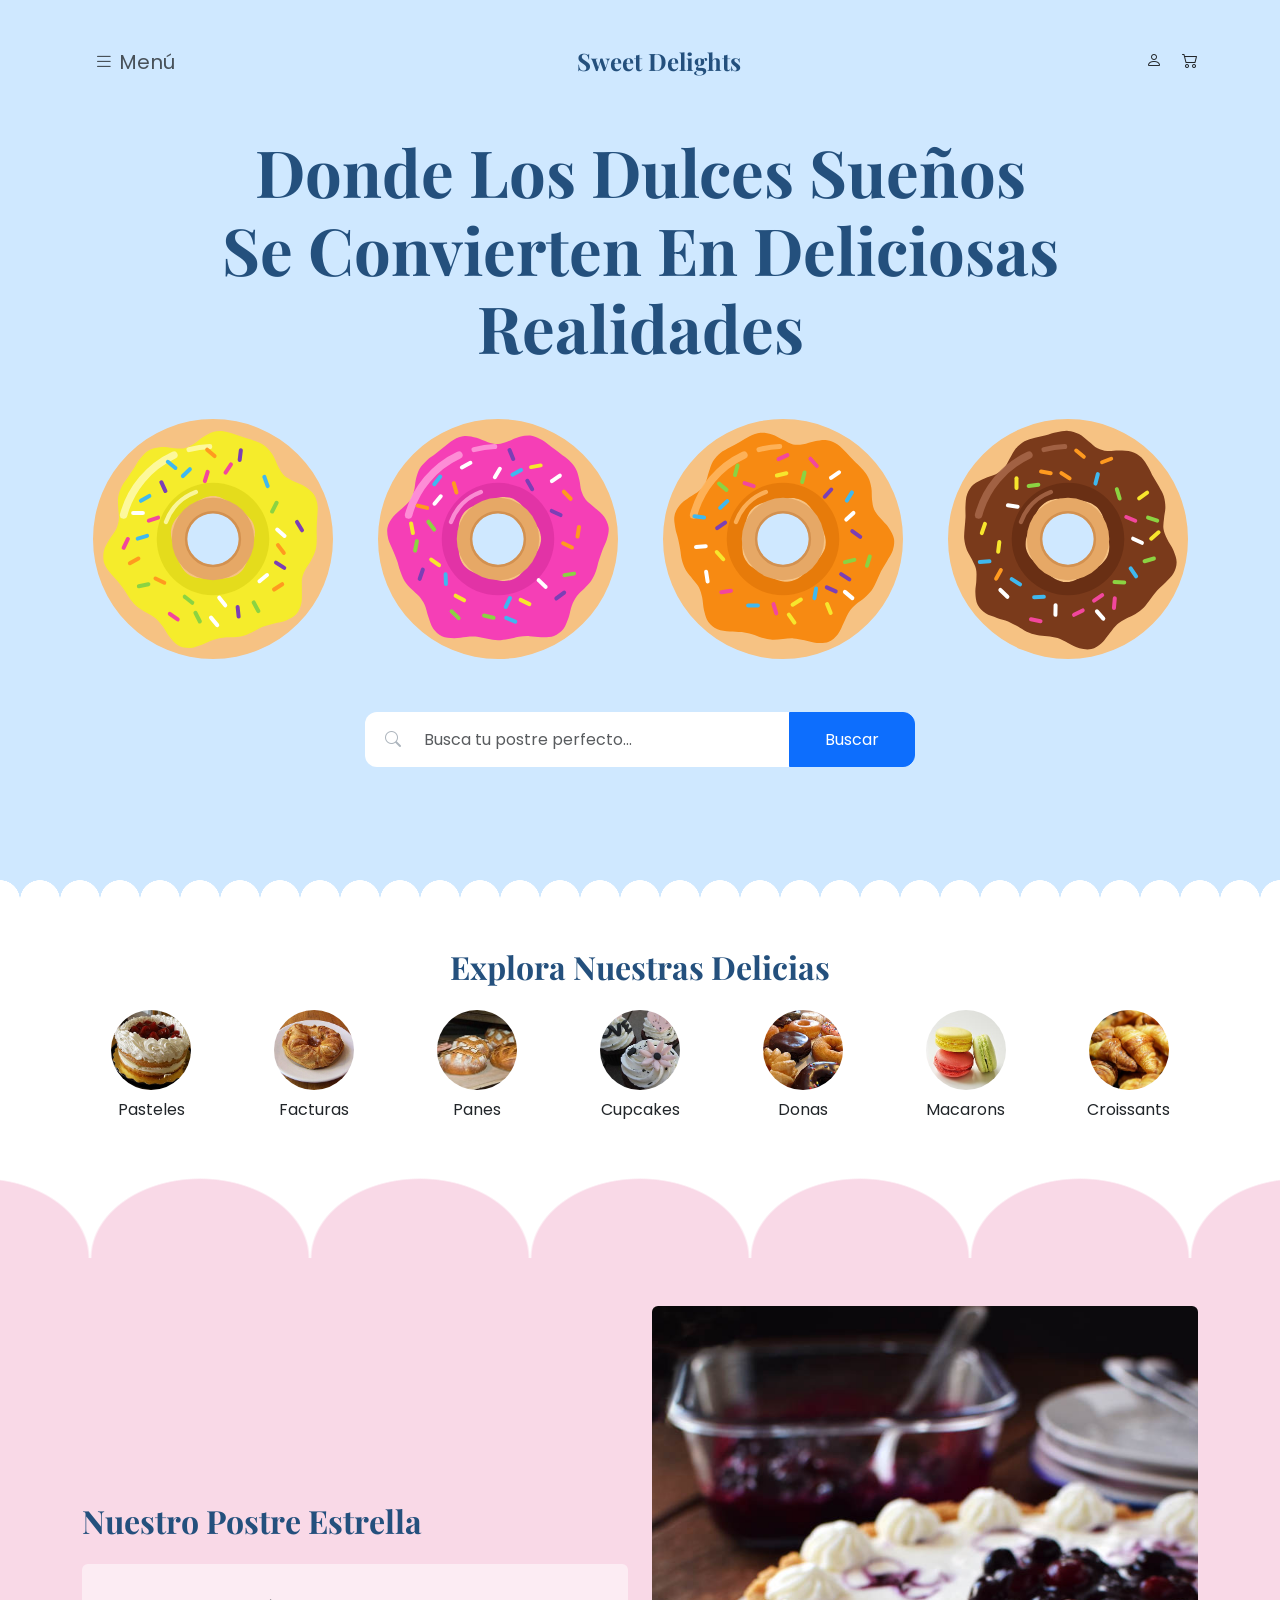
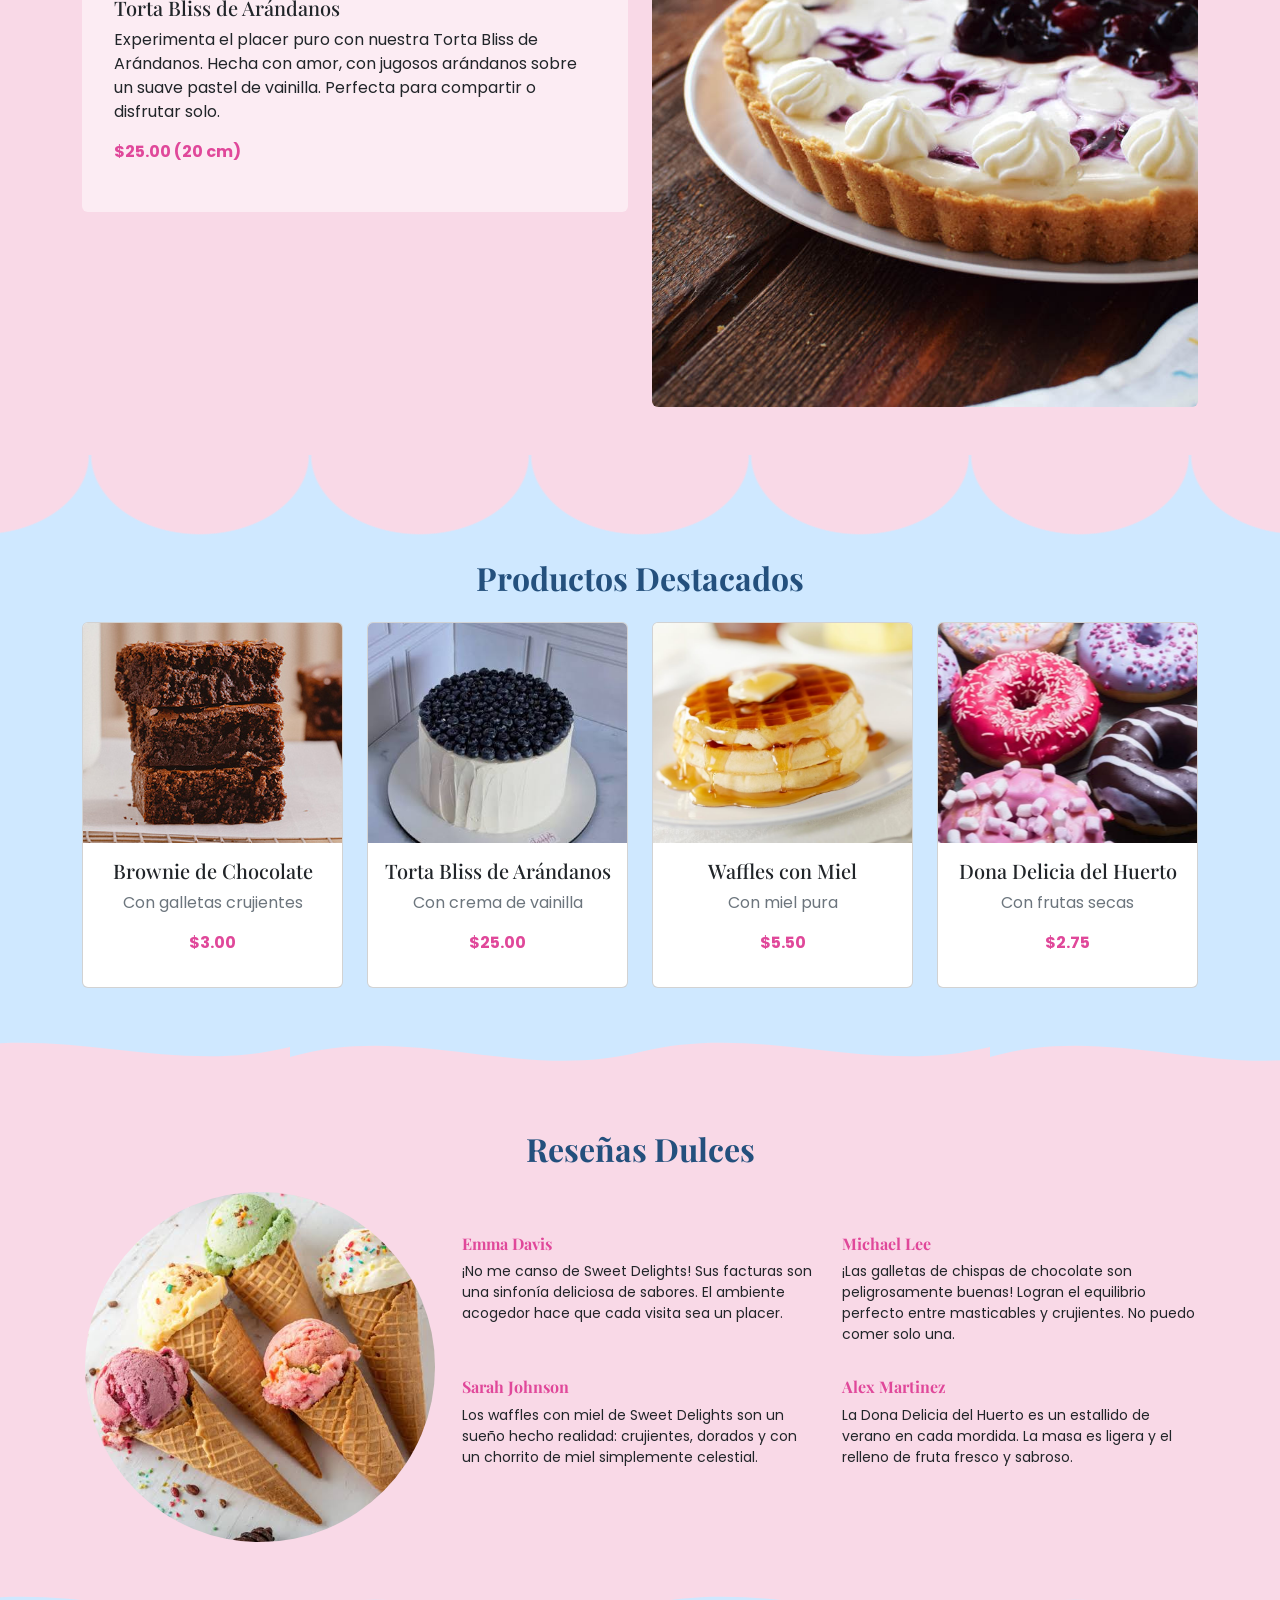
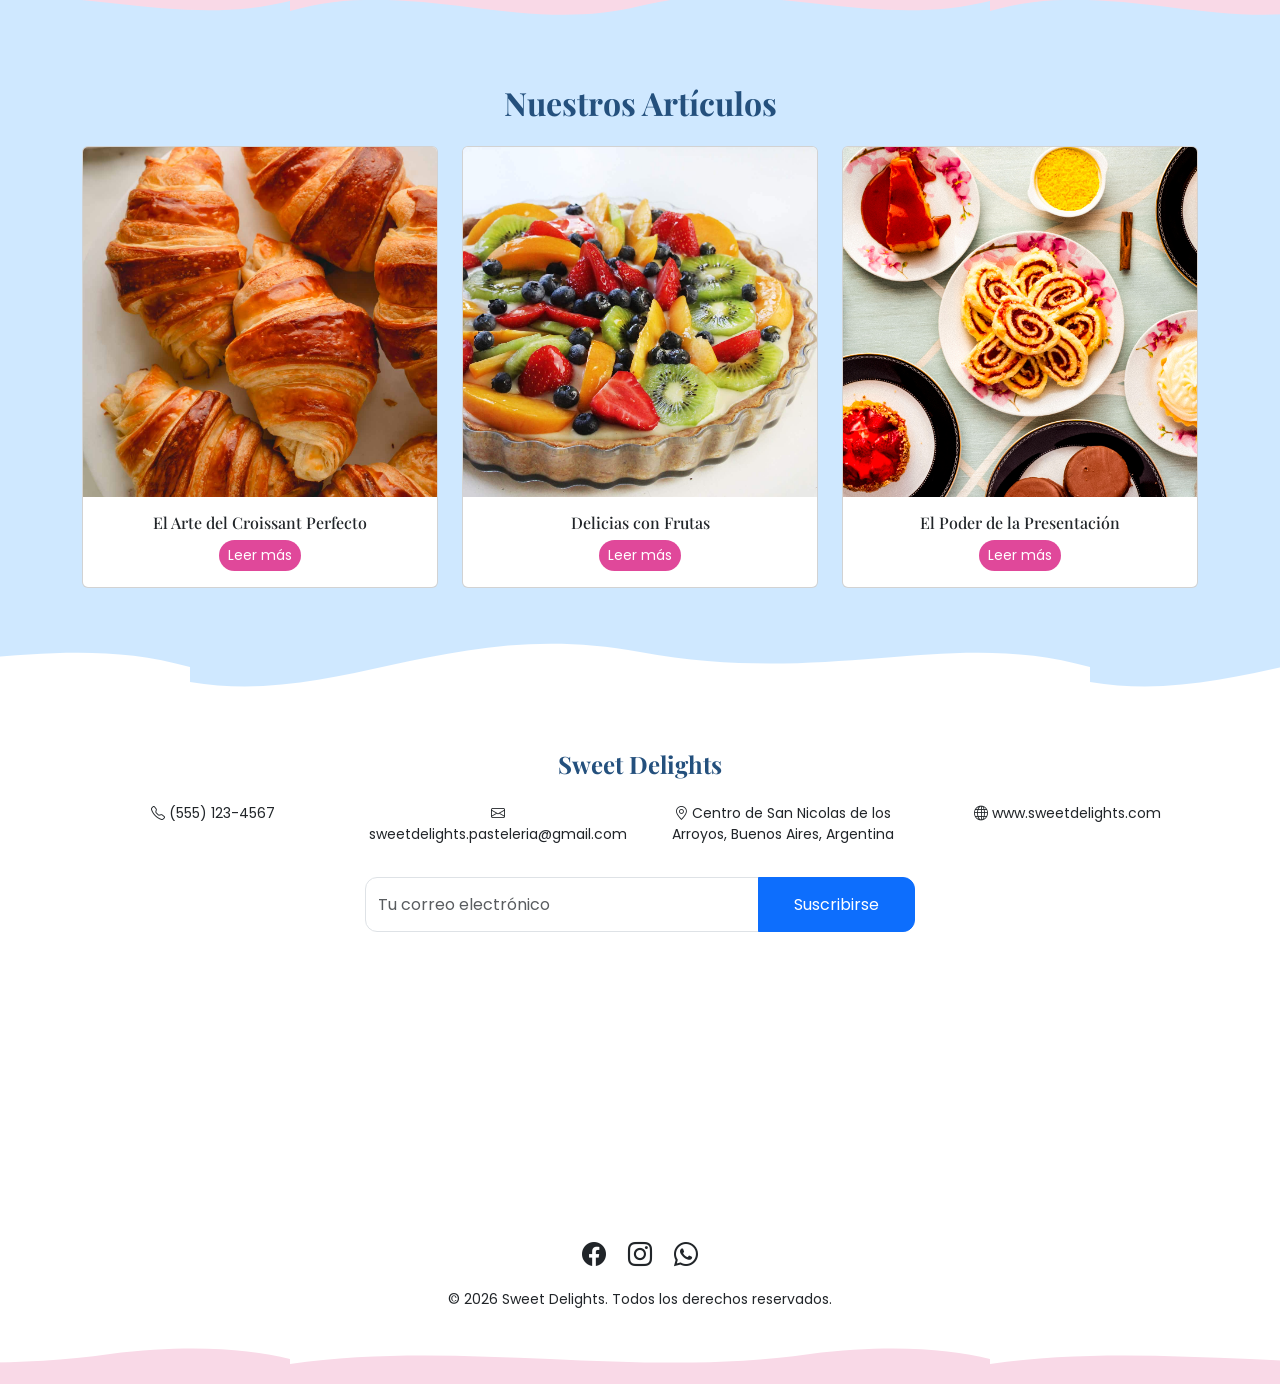
<file: index.html>
﻿<!doctype html>
<html lang="es">
  <head>
    <meta charset="UTF-8" />
    <meta name="viewport" content="width=device-width, initial-scale=1.0" />
    <title>Sweet Delights</title>

    <link
      href="https://cdn.jsdelivr.net/npm/bootstrap@5.3.8/dist/css/bootstrap.min.css"
      rel="stylesheet"
      integrity="sha384-sRIl4kxILFvY47J16cr9ZwB07vP4J8+LH7qKQnuqkuIAvNWLzeN8tE5YBujZqJLB"
      crossorigin="anonymous"
    />

    <link
      rel="stylesheet"
      href="https://cdn.jsdelivr.net/npm/bootstrap-icons@1.11.3/font/bootstrap-icons.css"
    />

    <link rel="preconnect" href="https://fonts.googleapis.com" />
    <link rel="preconnect" href="https://fonts.gstatic.com" crossorigin />
    <link
      href="https://fonts.googleapis.com/css2?family=Playfair+Display:wght@500;600;700&family=Poppins:wght@300;400;500;600&display=swap"
      rel="stylesheet"
    />

    <link rel="stylesheet" href="style.css" />
  </head>
  <body>
    <section class="hero">
      <nav class="navbar">
        <div class="container">
          <button
            class="navbar-toggler border-0"
            type="button"
            data-bs-toggle="collapse"
            data-bs-target="#menu"
            aria-controls="menu"
            aria-expanded="false"
            aria-label="Abrir menú"
          >
            <i class="bi bi-list"></i> Menú
          </button>

          <a class="navbar-brand marca" href="#">Sweet Delights</a>

          <div class="iconos-header">
            <a href="#" class="text-dark me-3" aria-label="Mi cuenta"
              ><i class="bi bi-person"></i
            ></a>
            <a href="#" class="text-dark" aria-label="Carrito"
              ><i class="bi bi-cart2"></i
            ></a>
          </div>

          <div class="collapse navbar-collapse" id="menu">
            <ul class="navbar-nav">
              <li class="nav-item">
                <a class="nav-link" href="#goodies">Delicias</a>
              </li>
              <li class="nav-item">
                <a class="nav-link" href="#estrella">Postre Estrella</a>
              </li>
              <li class="nav-item">
                <a class="nav-link" href="#productos">Productos</a>
              </li>
              <li class="nav-item">
                <a class="nav-link" href="#resenas">Reseñas</a>
              </li>
              <li class="nav-item">
                <a class="nav-link" href="#articulos">Artículos</a>
              </li>
              <li class="nav-item">
                <a class="nav-link" href="#contacto">Contacto</a>
              </li>
            </ul>
          </div>
        </div>
      </nav>

      <div class="container text-center">
        <h1 class="titulo">
          Donde Los Dulces Sueños <br />
          Se Convierten En Deliciosas Realidades
        </h1>

        <div class="row justify-content-center mt-5">
          <div class="col-6 col-md-3">
            <img
              src="img/donas/dona-amarilla.svg"
              class="img-fluid dona"
              alt="Dona amarilla"
            />
          </div>
          <div class="col-6 col-md-3">
            <img
              src="img/donas/dona-rosa.svg"
              class="img-fluid dona"
              alt="Dona rosa"
            />
          </div>
          <div class="col-6 col-md-3">
            <img
              src="img/donas/dona-naranja.svg"
              class="img-fluid dona"
              alt="Dona naranja"
            />
          </div>
          <div class="col-6 col-md-3">
            <img
              src="img/donas/dona-chocolate.svg"
              class="img-fluid dona"
              alt="Dona de chocolate"
            />
          </div>
        </div>

        <div class="input-group buscador mt-5 mb-5">
          <span class="input-group-text lupa"
            ><i class="bi bi-search"></i
          ></span>
          <input
            type="text"
            class="form-control"
            placeholder="Busca tu postre perfecto..."
          />
          <button class="btn btn-primary">Buscar</button>
        </div>
      </div>

      <div
        class="ondas ondas-chicas ondas-blanco position-absolute bottom-0 start-0 w-100"
      ></div>
    </section>

    <section id="goodies" class="pt-5 bg-white">
      <div class="container text-center">
        <h2 class="titulo-seccion mb-4">Explora Nuestras Delicias</h2>

        <div class="row flex-nowrap overflow-auto text-center pb-3">
          <div class="col-4 col-md-3 col-lg">
            <img
              src="img/categorias/pasteles.jpg"
              class="rounded-circle categoria"
              alt="Pasteles"
            />
            <p class="mt-2">Pasteles</p>
          </div>
          <div class="col-4 col-md-3 col-lg">
            <img
              src="img/categorias/facturas.jpg"
              class="rounded-circle categoria"
              alt="Facturas"
            />
            <p class="mt-2">Facturas</p>
          </div>
          <div class="col-4 col-md-3 col-lg">
            <img
              src="img/categorias/panes.jpg"
              class="rounded-circle categoria"
              alt="Panes"
            />
            <p class="mt-2">Panes</p>
          </div>
          <div class="col-4 col-md-3 col-lg">
            <img
              src="img/categorias/cupcakes.jpg"
              class="rounded-circle categoria"
              alt="Cupcakes"
            />
            <p class="mt-2">Cupcakes</p>
          </div>
          <div class="col-4 col-md-3 col-lg">
            <img
              src="img/categorias/donas.jpg"
              class="rounded-circle categoria"
              alt="Donas"
            />
            <p class="mt-2">Donas</p>
          </div>
          <div class="col-4 col-md-3 col-lg">
            <img
              src="img/categorias/macarons.jpg"
              class="rounded-circle categoria"
              alt="Macarons"
            />
            <p class="mt-2">Macarons</p>
          </div>
          <div class="col-4 col-md-3 col-lg">
            <img
              src="img/categorias/croissants.jpg"
              class="rounded-circle categoria"
              alt="Croissants"
            />
            <p class="mt-2">Croissants</p>
          </div>
        </div>
      </div>

      <div class="ondas ondas-grandes ondas-rosa mt-4"></div>
    </section>

    <section id="estrella" class="py-5 seccion-rosa">
      <div class="container">
        <div class="row align-items-center">
          <div class="col-md-6">
            <h2 class="titulo-seccion mb-4">Nuestro Postre Estrella</h2>

            <div class="card border-0 bg-white bg-opacity-50 p-3">
              <div class="card-body">
                <h5 class="card-title">Torta Bliss de Arándanos</h5>
                <p class="card-text">
                  Experimenta el placer puro con nuestra Torta Bliss de
                  Arándanos. Hecha con amor, con jugosos arándanos sobre un
                  suave pastel de vainilla. Perfecta para compartir o disfrutar
                  solo.
                </p>
                <p class="fw-bold precio">$25.00 (20 cm)</p>
              </div>
            </div>
          </div>
          <div class="col-md-6 text-center mt-4 mt-md-0">
            <img
              src="img/torta-arandanos.jpg"
              class="img-fluid rounded"
              alt="Torta Bliss de Arándanos"
            />
          </div>
        </div>
      </div>
    </section>

    <section id="productos" class="seccion-celeste">
      <div class="ondas ondas-abajo ondas-grandes ondas-rosa"></div>

      <div class="container text-center pt-4">
        <h2 class="titulo-seccion mb-4">Productos Destacados</h2>

        <div class="row g-4">
          <div class="col-12 col-md-6 col-lg-3">
            <div class="card h-100">
              <img
                src="img/brownie.jpg"
                class="card-img-top img-destacado"
                alt="Brownie de chocolate"
              />
              <div class="card-body">
                <h5 class="card-title">Brownie de Chocolate</h5>
                <p class="card-text text-secondary">Con galletas crujientes</p>
                <p class="fw-bold precio">$3.00</p>
              </div>
            </div>
          </div>
          <div class="col-12 col-md-6 col-lg-3">
            <div class="card h-100">
              <img
                src="img/torta.jpg"
                class="card-img-top img-destacado"
                alt="Torta Bliss de arándanos"
              />
              <div class="card-body">
                <h5 class="card-title">Torta Bliss de Arándanos</h5>
                <p class="card-text text-secondary">Con crema de vainilla</p>
                <p class="fw-bold precio">$25.00</p>
              </div>
            </div>
          </div>
          <div class="col-12 col-md-6 col-lg-3">
            <div class="card h-100">
              <img
                src="img/waffles.jpg"
                class="card-img-top img-destacado"
                alt="Waffles con miel"
              />
              <div class="card-body">
                <h5 class="card-title">Waffles con Miel</h5>
                <p class="card-text text-secondary">Con miel pura</p>
                <p class="fw-bold precio">$5.50</p>
              </div>
            </div>
          </div>
          <div class="col-12 col-md-6 col-lg-3">
            <div class="card h-100">
              <img
                src="img/dona-destacada.jpg"
                class="card-img-top img-destacado"
                alt="Dona con frutas secas"
              />
              <div class="card-body">
                <h5 class="card-title">Dona Delicia del Huerto</h5>
                <p class="card-text text-secondary">Con frutas secas</p>
                <p class="fw-bold precio">$2.75</p>
              </div>
            </div>
          </div>
        </div>
      </div>

      <div class="onda-suave onda-suave-rosa mt-4"></div>
    </section>

    <section id="resenas" class="pt-5 seccion-rosa">
      <div class="container">
        <h2 class="titulo-seccion text-center mb-4">Reseñas Dulces</h2>
        <div class="row align-items-center">
          <div class="col-md-4 text-center mb-4 mb-md-0">
            <img
              src="img/helados.jpg"
              class="img-fluid rounded-circle img-helados"
              alt="Conos de helado"
            />
          </div>
          <div class="col-md-8">
            <div class="row">
              <div class="col-md-6 mb-3">
                <h6 class="nombre-resena">Emma Davis</h6>
                <p class="small">
                  ¡No me canso de Sweet Delights! Sus facturas son una sinfonía
                  deliciosa de sabores. El ambiente acogedor hace que cada
                  visita sea un placer.
                </p>
              </div>
              <div class="col-md-6 mb-3">
                <h6 class="nombre-resena">Michael Lee</h6>
                <p class="small">
                  ¡Las galletas de chispas de chocolate son peligrosamente
                  buenas! Logran el equilibrio perfecto entre masticables y
                  crujientes. No puedo comer solo una.
                </p>
              </div>
              <div class="col-md-6 mb-3">
                <h6 class="nombre-resena">Sarah Johnson</h6>
                <p class="small">
                  Los waffles con miel de Sweet Delights son un sueño hecho
                  realidad: crujientes, dorados y con un chorrito de miel
                  simplemente celestial.
                </p>
              </div>
              <div class="col-md-6 mb-3">
                <h6 class="nombre-resena">Alex Martinez</h6>
                <p class="small">
                  La Dona Delicia del Huerto es un estallido de verano en cada
                  mordida. La masa es ligera y el relleno de fruta fresco y
                  sabroso.
                </p>
              </div>
            </div>
          </div>
        </div>
      </div>

      <div class="onda-suave onda-suave-celeste mt-4"></div>
    </section>

    <section id="articulos" class="pt-5 seccion-celeste">
      <div class="container text-center">
        <h2 class="titulo-seccion mb-4">Nuestros Artículos</h2>
        <div class="row g-4 justify-content-center">
          <div class="col-12 col-md-4">
            <div class="card h-100">
              <img
                src="img/croissants.jpg"
                class="card-img-top img-articulo"
                alt="Croissants"
              />
              <div class="card-body">
                <h6 class="card-title">El Arte del Croissant Perfecto</h6>
                <a href="croissant.html" class="btn btn-sm boton-rosa"
                  >Leer más</a
                >
              </div>
            </div>
          </div>
          <div class="col-12 col-md-4">
            <div class="card h-100">
              <img
                src="img/tarta-frutas.jpg"
                class="card-img-top img-articulo"
                alt="Torta con frutas"
              />
              <div class="card-body">
                <h6 class="card-title">Delicias con Frutas</h6>
                <a href="frutas.html" class="btn btn-sm boton-rosa">Leer más</a>
              </div>
            </div>
          </div>
          <div class="col-12 col-md-4">
            <div class="card h-100">
              <img
                src="img/reposteria.jpg"
                class="card-img-top img-articulo"
                alt="Postres servidos en platos"
              />
              <div class="card-body">
                <h6 class="card-title">El Poder de la Presentación</h6>
                <a href="presentacion.html" class="btn btn-sm boton-rosa"
                  >Leer más</a
                >
              </div>
            </div>
          </div>
        </div>
      </div>

      <div class="onda-pico onda-pico-blanco mt-4"></div>
    </section>

    <footer id="contacto" class="pt-5 bg-white text-center">
      <div class="container">
        <h4 class="marca mb-4">Sweet Delights</h4>

        <div class="row justify-content-center mb-4 small">
          <div class="col-6 col-md-3 mb-2">
            <i class="bi bi-telephone"></i> (555) 123-4567
          </div>
          <div class="col-6 col-md-3 mb-2">
            <i class="bi bi-envelope"></i> sweetdelights.pasteleria@gmail.com
          </div>
          <div class="col-6 col-md-3 mb-2">
            <i class="bi bi-geo-alt"></i> Centro de San Nicolas de los Arroyos,
            Buenos Aires, Argentina
          </div>
          <div class="col-6 col-md-3 mb-2">
            <i class="bi bi-globe"></i> www.sweetdelights.com
          </div>
        </div>

        <form action="suscrito.html" class="input-group buscador mb-4">
          <input
            type="email"
            name="correo"
            class="form-control"
            placeholder="Tu correo electrónico"
            aria-label="Tu correo electrónico"
            required
          />
          <button type="submit" class="btn btn-primary">Suscribirse</button>
        </form>

        <div class="mb-4">
          <iframe
            src="https://www.google.com/maps?q=panaderia&output=embed"
            width="100%"
            height="250"
            style="border: 0"
            loading="lazy"
            title="Ubicación de Sweet Delights"
          ></iframe>
        </div>

        <div class="fs-4 mb-3">
          <a href="https://www.facebook.com/sweetdelights.sn" target="_blank" rel="noopener" title="Facebook: sweetdelights.sn" class="text-dark me-3" aria-label="Facebook: sweetdelights.sn"
            ><i class="bi bi-facebook"></i
          ></a>
          <a href="https://www.instagram.com/sweetdelights.sn" target="_blank" rel="noopener" title="Instagram: @sweetdelights.sn" class="text-dark me-3" aria-label="Instagram: @sweetdelights.sn"
            ><i class="bi bi-instagram"></i
          ></a>
          <a href="https://wa.me/15551234567" target="_blank" rel="noopener" title="WhatsApp: (555) 123-4567" class="text-dark" aria-label="WhatsApp: (555) 123-4567"
            ><i class="bi bi-whatsapp"></i
          ></a>
        </div>

        <p class="small mb-0">
          &copy; 2026 Sweet Delights. Todos los derechos reservados.
        </p>
      </div>

      <div class="onda-final mt-4"></div>
    </footer>

    <script
      src="https://cdn.jsdelivr.net/npm/bootstrap@5.3.8/dist/js/bootstrap.bundle.min.js"
      integrity="sha384-FKyoEForCGlyvwx9Hj09JcYn3nv7wiPVlz7YYwJrWVcXK/BmnVDxM+D2scQbITxI"
      crossorigin="anonymous"
    ></script>
  </body>
</html>
</file>
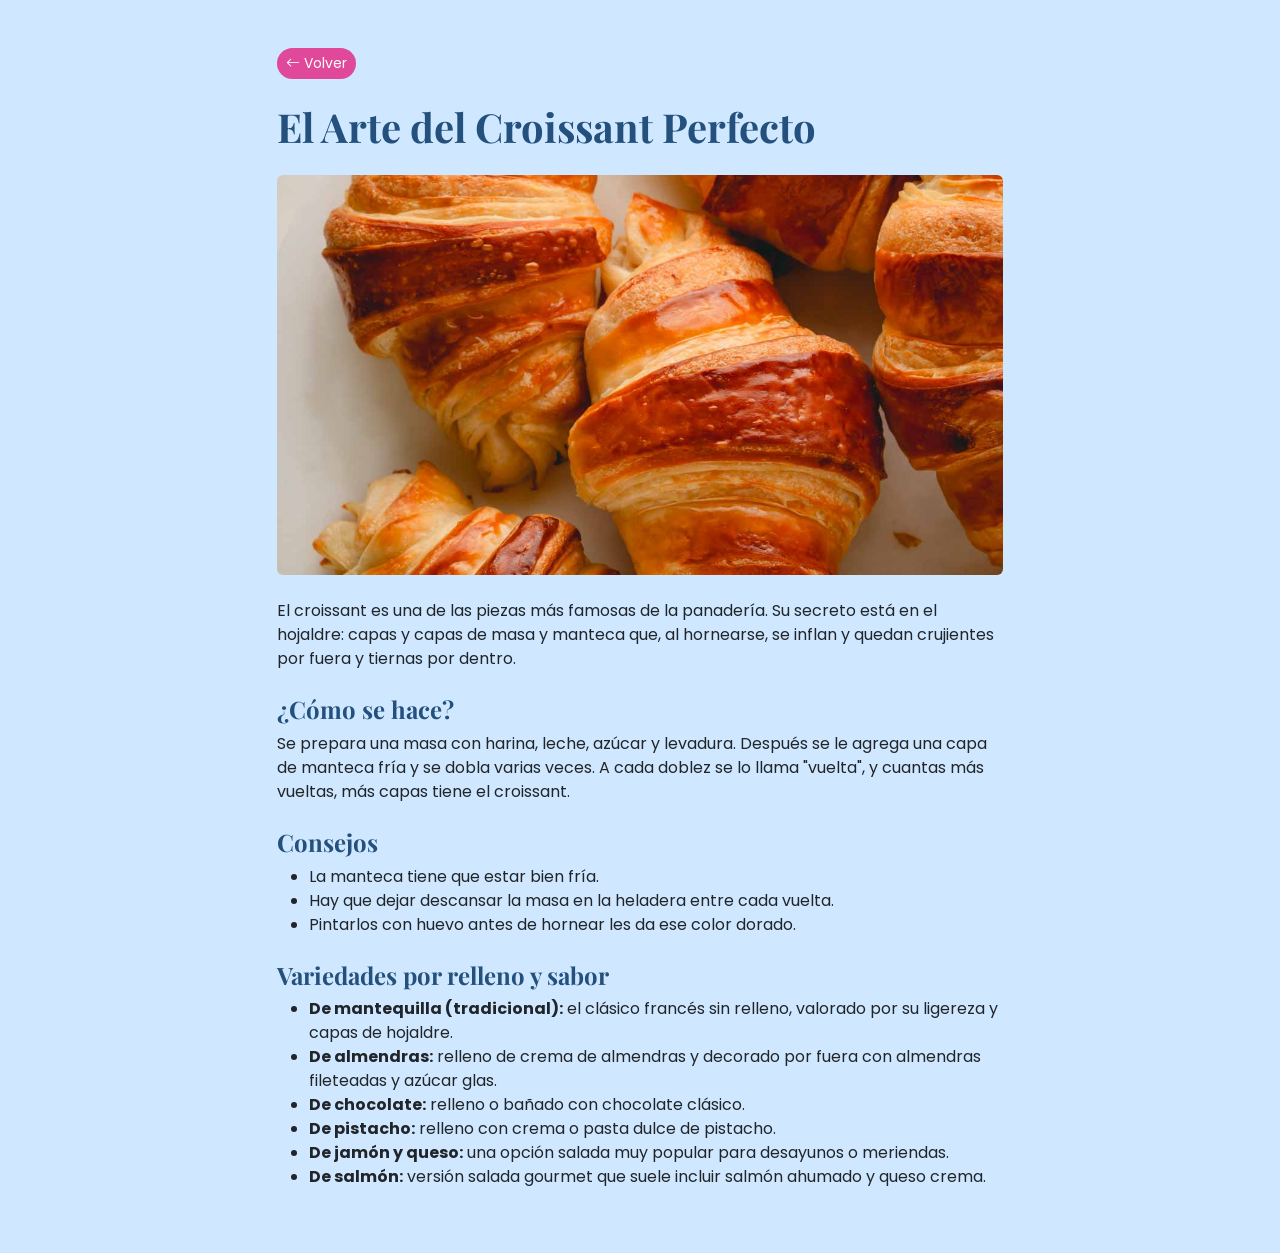
<file: croissant.html>
<!doctype html>
<html lang="es">
  <head>
    <meta charset="UTF-8" />
    <meta name="viewport" content="width=device-width, initial-scale=1.0" />
    <title>El Arte del Croissant Perfecto - Sweet Delights</title>

    <link
      href="https://cdn.jsdelivr.net/npm/bootstrap@5.3.8/dist/css/bootstrap.min.css"
      rel="stylesheet"
      integrity="sha384-sRIl4kxILFvY47J16cr9ZwB07vP4J8+LH7qKQnuqkuIAvNWLzeN8tE5YBujZqJLB"
      crossorigin="anonymous"
    />
    <link
      rel="stylesheet"
      href="https://cdn.jsdelivr.net/npm/bootstrap-icons@1.11.3/font/bootstrap-icons.css"
    />
    <link rel="preconnect" href="https://fonts.googleapis.com" />
    <link rel="preconnect" href="https://fonts.gstatic.com" crossorigin />
    <link
      href="https://fonts.googleapis.com/css2?family=Playfair+Display:wght@500;600;700&family=Poppins:wght@300;400;500;600&display=swap"
      rel="stylesheet"
    />
    <link rel="stylesheet" href="style.css" />
  </head>
  <body class="seccion-celeste">

    <main class="container py-5 articulo">

      <a href="index.html#articulos" class="btn btn-sm boton-rosa mb-4"
        ><i class="bi bi-arrow-left"></i> Volver</a
      >

      <h1 class="titulo-seccion mb-4">El Arte del Croissant Perfecto</h1>

      <img
        src="img/croissants.jpg"
        class="img-fluid rounded mb-4 img-portada"
        alt="Croissants recién horneados"
      />

      <p>
        El croissant es una de las piezas más famosas de la panadería. Su
        secreto está en el hojaldre: capas y capas de masa y manteca que, al
        hornearse, se inflan y quedan crujientes por fuera y tiernas por dentro.
      </p>

      <h2 class="h4 titulo-seccion mt-4">¿Cómo se hace?</h2>
      <p>
        Se prepara una masa con harina, leche, azúcar y levadura. Después se le
        agrega una capa de manteca fría y se dobla varias veces. A cada doblez
        se lo llama "vuelta", y cuantas más vueltas, más capas tiene el
        croissant.
      </p>

      <h2 class="h4 titulo-seccion mt-4">Consejos</h2>
      <ul>
        <li>La manteca tiene que estar bien fría.</li>
        <li>Hay que dejar descansar la masa en la heladera entre cada vuelta.</li>
        <li>Pintarlos con huevo antes de hornear les da ese color dorado.</li>
      </ul>

      <h2 class="h4 titulo-seccion mt-4">Variedades por relleno y sabor</h2>
      <ul>
        <li>
          <strong>De mantequilla (tradicional):</strong> el clásico francés sin
          relleno, valorado por su ligereza y capas de hojaldre.
        </li>
        <li>
          <strong>De almendras:</strong> relleno de crema de almendras y
          decorado por fuera con almendras fileteadas y azúcar glas.
        </li>
        <li>
          <strong>De chocolate:</strong> relleno o bañado con chocolate clásico.
        </li>
        <li>
          <strong>De pistacho:</strong> relleno con crema o pasta dulce de
          pistacho.
        </li>
        <li>
          <strong>De jamón y queso:</strong> una opción salada muy popular para
          desayunos o meriendas.
        </li>
        <li>
          <strong>De salmón:</strong> versión salada gourmet que suele incluir
          salmón ahumado y queso crema.
        </li>
      </ul>
    </main>
  </body>
</html>
</file>
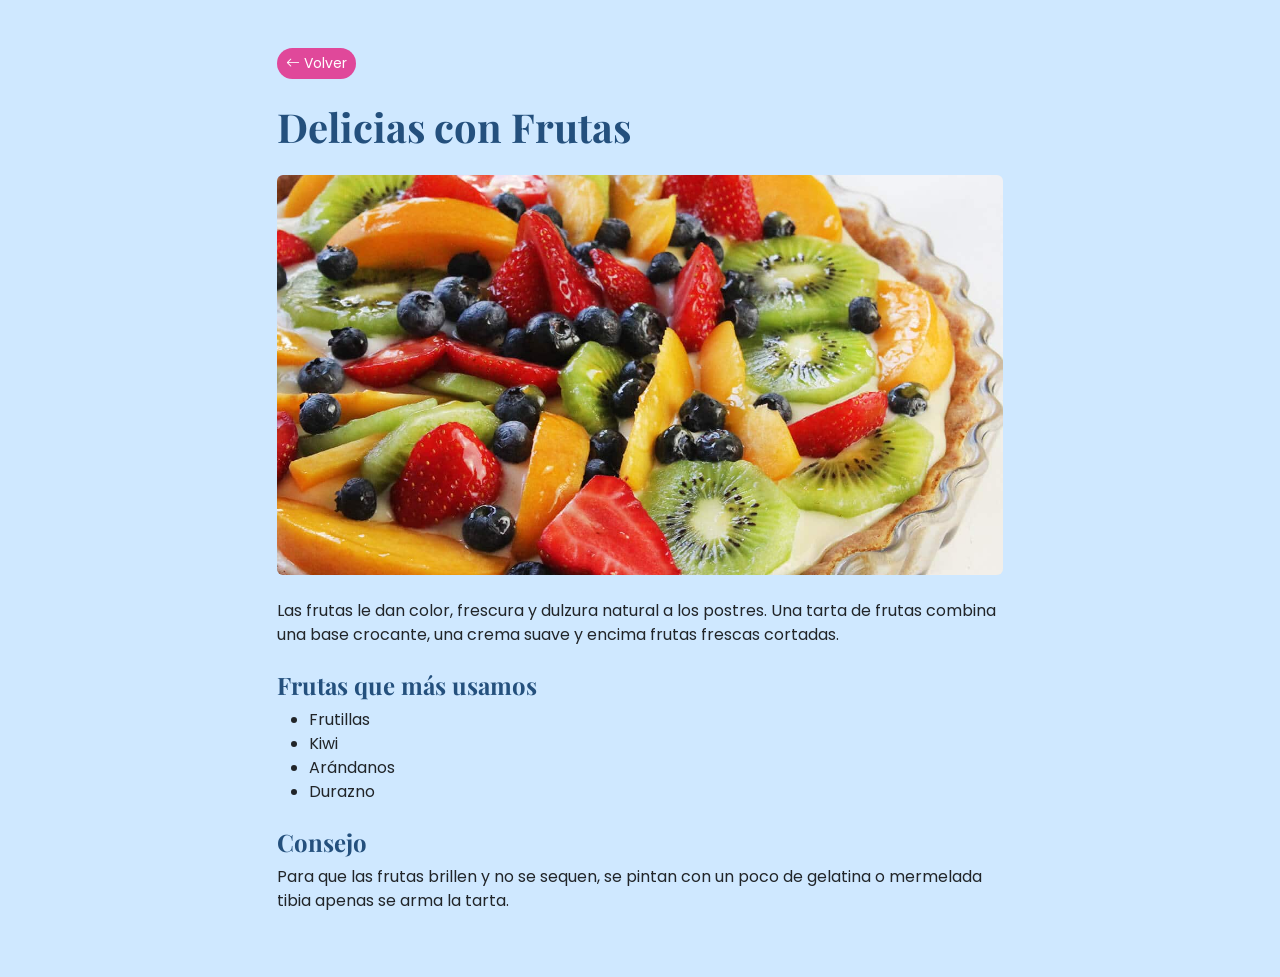
<file: frutas.html>
<!doctype html>
<html lang="es">
  <head>
    <meta charset="UTF-8" />
    <meta name="viewport" content="width=device-width, initial-scale=1.0" />
    <title>Delicias con Frutas - Sweet Delights</title>

    <link
      href="https://cdn.jsdelivr.net/npm/bootstrap@5.3.8/dist/css/bootstrap.min.css"
      rel="stylesheet"
      integrity="sha384-sRIl4kxILFvY47J16cr9ZwB07vP4J8+LH7qKQnuqkuIAvNWLzeN8tE5YBujZqJLB"
      crossorigin="anonymous"
    />
    <link
      rel="stylesheet"
      href="https://cdn.jsdelivr.net/npm/bootstrap-icons@1.11.3/font/bootstrap-icons.css"
    />
    <link rel="preconnect" href="https://fonts.googleapis.com" />
    <link rel="preconnect" href="https://fonts.gstatic.com" crossorigin />
    <link
      href="https://fonts.googleapis.com/css2?family=Playfair+Display:wght@500;600;700&family=Poppins:wght@300;400;500;600&display=swap"
      rel="stylesheet"
    />
    <link rel="stylesheet" href="style.css" />
  </head>
  <body class="seccion-celeste">

    <main class="container py-5 articulo">

      <a href="index.html#articulos" class="btn btn-sm boton-rosa mb-4"
        ><i class="bi bi-arrow-left"></i> Volver</a
      >

      <h1 class="titulo-seccion mb-4">Delicias con Frutas</h1>

      <img
        src="img/tarta-frutas.jpg"
        class="img-fluid rounded mb-4 img-portada"
        alt="Tarta de frutas con kiwi, frutillas y arándanos"
      />

      <p>
        Las frutas le dan color, frescura y dulzura natural a los postres. Una
        tarta de frutas combina una base crocante, una crema suave y encima
        frutas frescas cortadas.
      </p>

      <h2 class="h4 titulo-seccion mt-4">Frutas que más usamos</h2>
      <ul>
        <li>Frutillas</li>
        <li>Kiwi</li>
        <li>Arándanos</li>
        <li>Durazno</li>
      </ul>

      <h2 class="h4 titulo-seccion mt-4">Consejo</h2>
      <p>
        Para que las frutas brillen y no se sequen, se pintan con un poco de
        gelatina o mermelada tibia apenas se arma la tarta.
      </p>
    </main>
  </body>
</html>
</file>
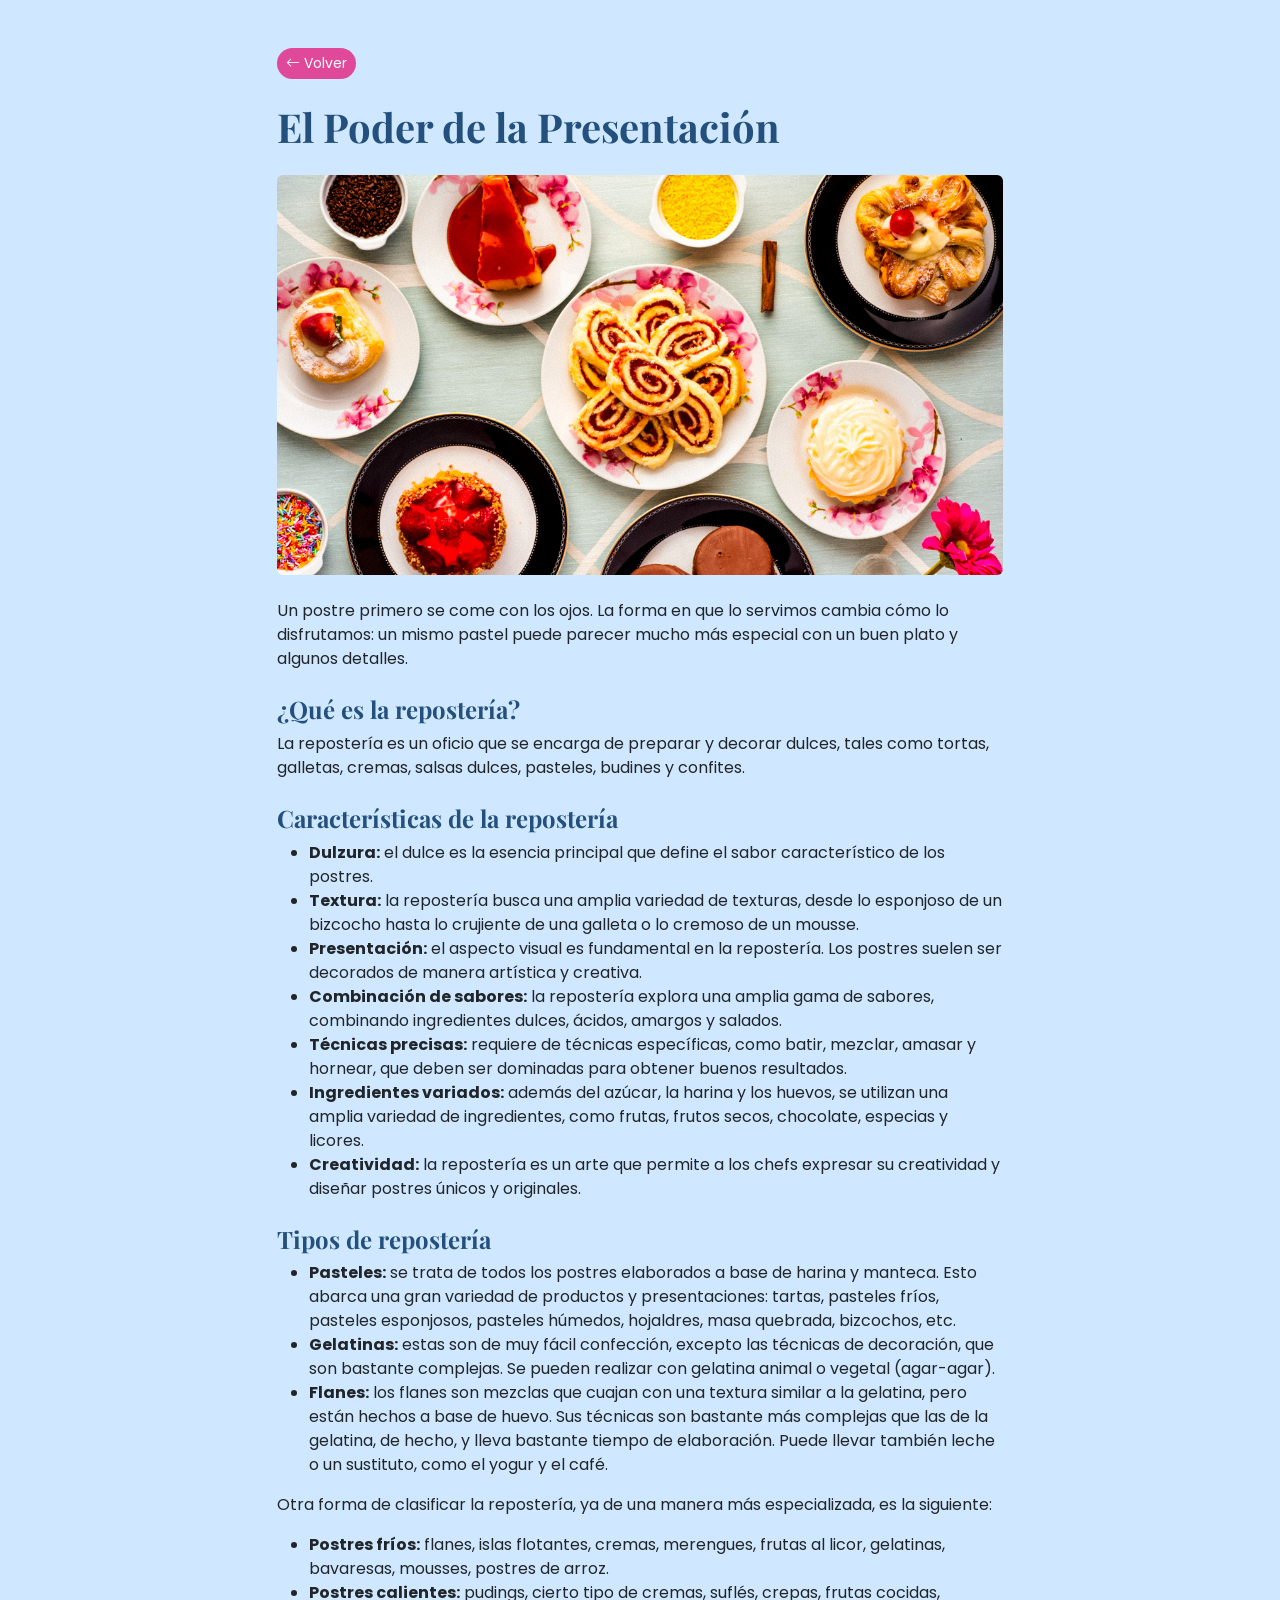
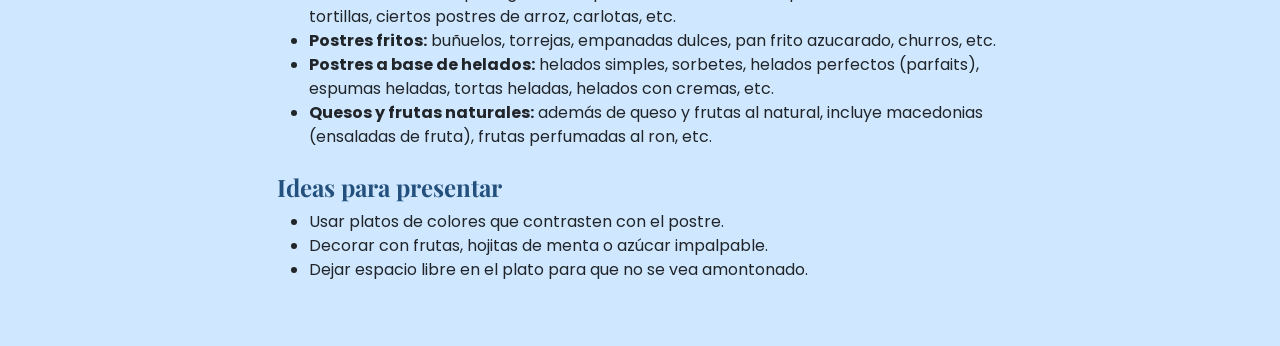
<file: presentacion.html>
<!doctype html>
<html lang="es">
  <head>
    <meta charset="UTF-8" />
    <meta name="viewport" content="width=device-width, initial-scale=1.0" />
    <title>El Poder de la Presentación - Sweet Delights</title>

    <link
      href="https://cdn.jsdelivr.net/npm/bootstrap@5.3.8/dist/css/bootstrap.min.css"
      rel="stylesheet"
      integrity="sha384-sRIl4kxILFvY47J16cr9ZwB07vP4J8+LH7qKQnuqkuIAvNWLzeN8tE5YBujZqJLB"
      crossorigin="anonymous"
    />
    <link
      rel="stylesheet"
      href="https://cdn.jsdelivr.net/npm/bootstrap-icons@1.11.3/font/bootstrap-icons.css"
    />
    <link rel="preconnect" href="https://fonts.googleapis.com" />
    <link rel="preconnect" href="https://fonts.gstatic.com" crossorigin />
    <link
      href="https://fonts.googleapis.com/css2?family=Playfair+Display:wght@500;600;700&family=Poppins:wght@300;400;500;600&display=swap"
      rel="stylesheet"
    />
    <link rel="stylesheet" href="style.css" />
  </head>
  <body class="seccion-celeste">

    <main class="container py-5 articulo">

      <a href="index.html#articulos" class="btn btn-sm boton-rosa mb-4"
        ><i class="bi bi-arrow-left"></i> Volver</a
      >

      <h1 class="titulo-seccion mb-4">El Poder de la Presentación</h1>

      <img
        src="img/reposteria.jpg"
        class="img-fluid rounded mb-4 img-portada"
        alt="Postres servidos en platos"
      />

      <p>
        Un postre primero se come con los ojos. La forma en que lo servimos
        cambia cómo lo disfrutamos: un mismo pastel puede parecer mucho más
        especial con un buen plato y algunos detalles.
      </p>

      <h2 class="h4 titulo-seccion mt-4">¿Qué es la repostería?</h2>
      <p>
        La repostería es un oficio que se encarga de preparar y decorar dulces,
        tales como tortas, galletas, cremas, salsas dulces, pasteles, budines y
        confites.
      </p>

      <h2 class="h4 titulo-seccion mt-4">Características de la repostería</h2>
      <ul>
        <li>
          <strong>Dulzura:</strong> el dulce es la esencia principal que define
          el sabor característico de los postres.
        </li>
        <li>
          <strong>Textura:</strong> la repostería busca una amplia variedad de
          texturas, desde lo esponjoso de un bizcocho hasta lo crujiente de una
          galleta o lo cremoso de un mousse.
        </li>
        <li>
          <strong>Presentación:</strong> el aspecto visual es fundamental en la
          repostería. Los postres suelen ser decorados de manera artística y
          creativa.
        </li>
        <li>
          <strong>Combinación de sabores:</strong> la repostería explora una
          amplia gama de sabores, combinando ingredientes dulces, ácidos,
          amargos y salados.
        </li>
        <li>
          <strong>Técnicas precisas:</strong> requiere de técnicas específicas,
          como batir, mezclar, amasar y hornear, que deben ser dominadas para
          obtener buenos resultados.
        </li>
        <li>
          <strong>Ingredientes variados:</strong> además del azúcar, la harina
          y los huevos, se utilizan una amplia variedad de ingredientes, como
          frutas, frutos secos, chocolate, especias y licores.
        </li>
        <li>
          <strong>Creatividad:</strong> la repostería es un arte que permite a
          los chefs expresar su creatividad y diseñar postres únicos y
          originales.
        </li>
      </ul>

      <h2 class="h4 titulo-seccion mt-4">Tipos de repostería</h2>
      <ul>
        <li>
          <strong>Pasteles:</strong> se trata de todos los postres elaborados a
          base de harina y manteca. Esto abarca una gran variedad de productos
          y presentaciones: tartas, pasteles fríos, pasteles esponjosos,
          pasteles húmedos, hojaldres, masa quebrada, bizcochos, etc.
        </li>
        <li>
          <strong>Gelatinas:</strong> estas son de muy fácil confección, excepto
          las técnicas de decoración, que son bastante complejas. Se pueden
          realizar con gelatina animal o vegetal (agar-agar).
        </li>
        <li>
          <strong>Flanes:</strong> los flanes son mezclas que cuajan con una
          textura similar a la gelatina, pero están hechos a base de huevo. Sus
          técnicas son bastante más complejas que las de la gelatina, de hecho,
          y lleva bastante tiempo de elaboración. Puede llevar también leche o
          un sustituto, como el yogur y el café.
        </li>
      </ul>

      <p>
        Otra forma de clasificar la repostería, ya de una manera más
        especializada, es la siguiente:
      </p>
      <ul>
        <li>
          <strong>Postres fríos:</strong> flanes, islas flotantes, cremas,
          merengues, frutas al licor, gelatinas, bavaresas, mousses, postres de
          arroz.
        </li>
        <li>
          <strong>Postres calientes:</strong> pudings, cierto tipo de cremas,
          suflés, crepas, frutas cocidas, tortillas, ciertos postres de arroz,
          carlotas, etc.
        </li>
        <li>
          <strong>Postres fritos:</strong> buñuelos, torrejas, empanadas dulces,
          pan frito azucarado, churros, etc.
        </li>
        <li>
          <strong>Postres a base de helados:</strong> helados simples, sorbetes,
          helados perfectos (parfaits), espumas heladas, tortas heladas, helados
          con cremas, etc.
        </li>
        <li>
          <strong>Quesos y frutas naturales:</strong> además de queso y frutas
          al natural, incluye macedonias (ensaladas de fruta), frutas perfumadas
          al ron, etc.
        </li>
      </ul>

      <h2 class="h4 titulo-seccion mt-4">Ideas para presentar</h2>
      <ul>
        <li>Usar platos de colores que contrasten con el postre.</li>
        <li>Decorar con frutas, hojitas de menta o azúcar impalpable.</li>
        <li>Dejar espacio libre en el plato para que no se vea amontonado.</li>
      </ul>
    </main>
  </body>
</html>
</file>
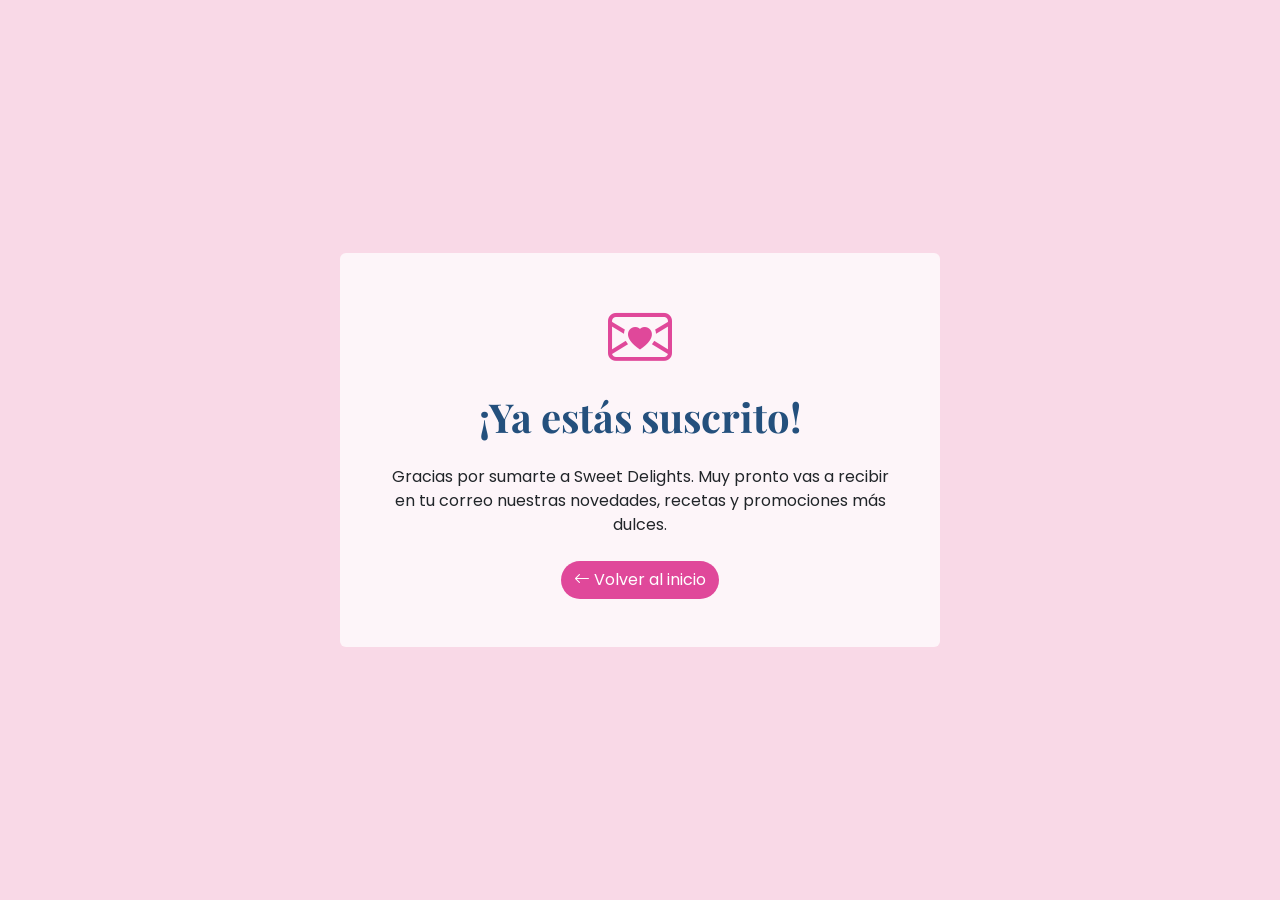
<file: suscrito.html>
<!doctype html>
<html lang="es">
  <head>
    <meta charset="UTF-8" />
    <meta name="viewport" content="width=device-width, initial-scale=1.0" />
    <title>¡Ya estás suscrito! - Sweet Delights</title>

    <link
      href="https://cdn.jsdelivr.net/npm/bootstrap@5.3.8/dist/css/bootstrap.min.css"
      rel="stylesheet"
      integrity="sha384-sRIl4kxILFvY47J16cr9ZwB07vP4J8+LH7qKQnuqkuIAvNWLzeN8tE5YBujZqJLB"
      crossorigin="anonymous"
    />
    <link
      rel="stylesheet"
      href="https://cdn.jsdelivr.net/npm/bootstrap-icons@1.11.3/font/bootstrap-icons.css"
    />
    <link rel="preconnect" href="https://fonts.googleapis.com" />
    <link rel="preconnect" href="https://fonts.gstatic.com" crossorigin />
    <link
      href="https://fonts.googleapis.com/css2?family=Playfair+Display:wght@500;600;700&family=Poppins:wght@300;400;500;600&display=swap"
      rel="stylesheet"
    />
    <link rel="stylesheet" href="style.css" />
  </head>
  <body class="seccion-rosa">

    <main class="container min-vh-100 d-flex align-items-center justify-content-center">
      <div class="card border-0 bg-white bg-opacity-75 p-5 text-center" style="max-width: 600px">
        <i class="bi bi-envelope-heart display-3 precio"></i>
        <h1 class="titulo-seccion mt-3">¡Ya estás suscrito!</h1>
        <p class="mt-3 mb-4">
          Gracias por sumarte a Sweet Delights. Muy pronto vas a recibir en tu
          correo nuestras novedades, recetas y promociones más dulces.
        </p>
        <div>
          <a href="index.html" class="btn boton-rosa"
            ><i class="bi bi-arrow-left"></i> Volver al inicio</a
          >
        </div>
      </div>
    </main>
  </body>
</html>
</file>
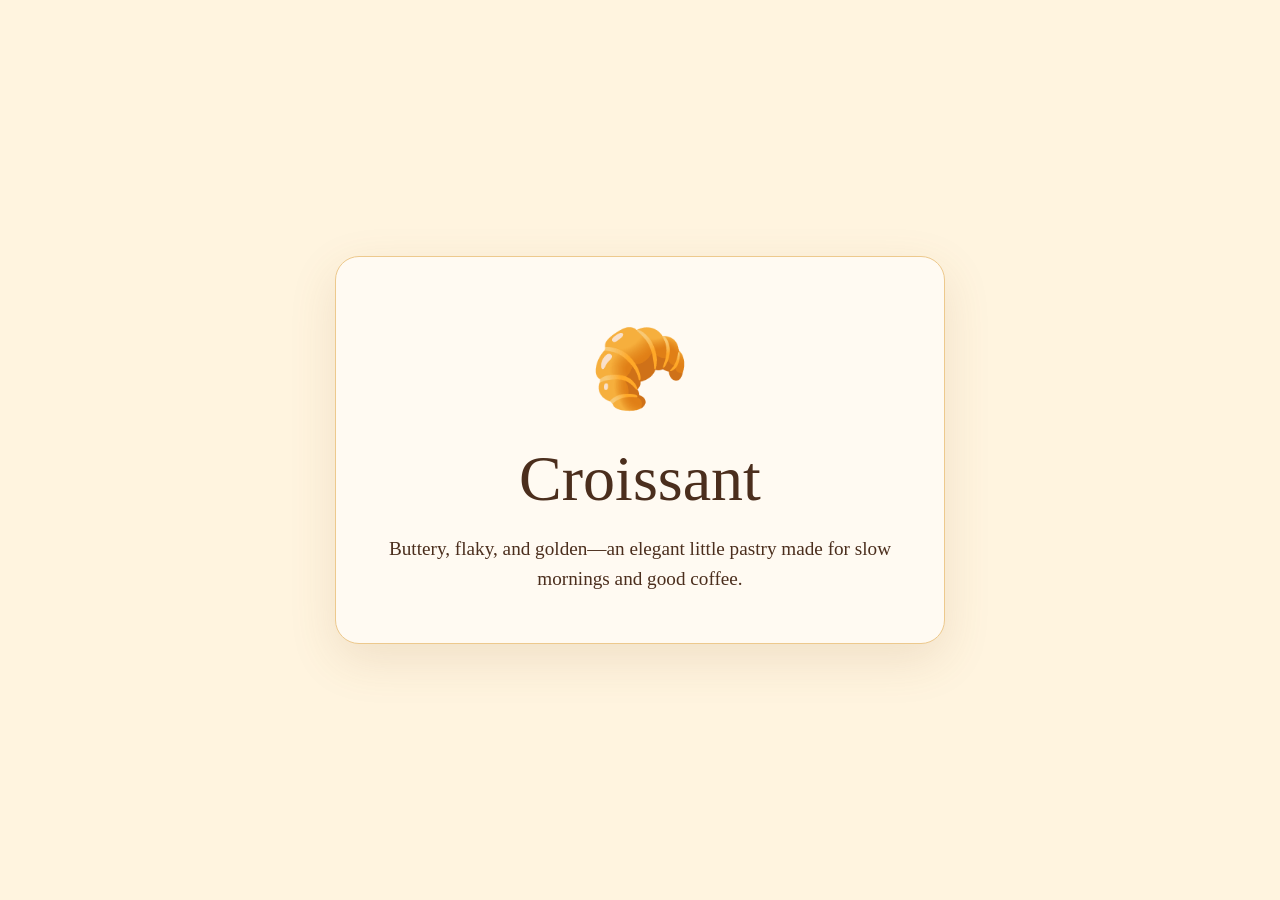
<file: Untitled-1.html>
<!doctype html>
<html lang="en">
  <head>
    <meta charset="utf-8" />
    <meta name="viewport" content="width=device-width, initial-scale=1" />
    <title>Croissant</title>
    <head>
      <meta charset="UTF-8" />
      <meta name="viewport" content="width=device-width, initial-scale=1.0" />
      <title>Sweet Delights</title>

      <link
        href="https://cdn.jsdelivr.net/npm/bootstrap@5.3.8/dist/css/bootstrap.min.css"
        rel="stylesheet"
        integrity="sha384-sRIl4kxILFvY47J16cr9ZwB07vP4J8+LH7qKQnuqkuIAvNWLzeN8tE5YBujZqJLB"
        crossorigin="anonymous"
      />

      <link
        rel="stylesheet"
        href="https://cdn.jsdelivr.net/npm/bootstrap-icons@1.11.3/font/bootstrap-icons.css"
      />

      <link rel="preconnect" href="https://fonts.googleapis.com" />
      <link rel="preconnect" href="https://fonts.gstatic.com" crossorigin />
      <link
        href="https://fonts.googleapis.com/css2?family=Playfair+Display:wght@500;600;700&family=Poppins:wght@300;400;500;600&display=swap"
        rel="stylesheet"
      />

      <link rel="stylesheet" href="style.css" />
    </head>
    <style>
      :root {
        color-scheme: light;
      }
      * {
        box-sizing: border-box;
      }
      body {
        margin: 0;
        min-height: 100vh;
        display: grid;
        place-items: center;
        padding: 2rem;
        font-family: Georgia, serif;
        color: #4b2e1d;
        background: #fff4df;
      }
      main {
        max-width: 42rem;
        padding: 3rem;
        text-align: center;
        background: #fffaf2;
        border: 1px solid #edc98d;
        border-radius: 1.5rem;
        box-shadow: 0 1rem 3rem #8b5e2b22;
      }
      .croissant {
        font-size: 5rem;
        margin: 0;
      }
      h1 {
        margin: 0.5rem 0 1rem;
        font-size: clamp(2.5rem, 8vw, 4rem);
      }
      p {
        margin: 0 auto;
        max-width: 32rem;
        font-size: 1.2rem;
        line-height: 1.6;
      }
    </style>
  </head>
  <body>
    <main>
      <p class="croissant" aria-label="Croissant">🥐</p>
      <h1>Croissant</h1>
      <p>
        Buttery, flaky, and golden—an elegant little pastry made for slow
        mornings and good coffee.
      </p>
    </main>
  </body>
</html>
</file>
<file: style.css>
body {
  font-family: "Poppins", sans-serif;
}

.marca,
.titulo,
.titulo-seccion,
.card-title,
.nombre-resena {
  font-family: "Playfair Display", serif;
}

.hero {
  background: #cfe8ff;
  min-height: 100vh;
  padding-top: 30px;
  position: relative;
}

.titulo {
  font-size: clamp(36px, 7vw, 65px);
  color: #24507d;
  font-weight: bold;
  margin-top: 40px;
}

.dona {
  width: 250px;
  transition: 0.3s;
}

.dona:hover {
  transform: scale(1.08);
}

.buscador {
  max-width: 550px;
  margin: auto;
}

.buscador .form-control {
  height: 55px;
  border-radius: 12px 0 0 12px;
}

.buscador .btn {
  border-radius: 0 12px 12px 0;
  padding: 0 35px;
}

.lupa {
  background: #ffffff;
  border: 0;
  border-radius: 12px 0 0 12px;
  color: #adb5bd;
  padding-left: 20px;
}

.lupa + .form-control {
  border: 0;
  border-radius: 0;
}

.marca {
  color: #24507d;
  font-weight: bold;
  font-size: 24px;
}

.titulo-seccion {
  color: #24507d;
  font-weight: bold;
}

.seccion-rosa {
  background: #f9d9e7;
}

.seccion-celeste {
  background: #cfe8ff;
}

.categoria {
  width: 80px;
  height: 80px;
  object-fit: cover;
}

.precio {
  color: #e0489a;
}

.nombre-resena {
  color: #e0489a;
  font-weight: bold;
}

.boton-rosa {
  background: #e0489a;
  color: white;
  border-radius: 20px;
}

.ondas {
  height: 40px;
  background-size: 80px 40px;
  background-repeat: repeat-x;
  background-position: bottom;

  background-image: radial-gradient(ellipse 50% 100% at 50% 100%, var(--color-onda) 98%, transparent 100%);
}

.ondas-chicas {
  height: 20px;
  background-size: 40px 20px;
}

.ondas-grandes {
  height: 80px;
  background-size: 220px 80px;
}

.ondas-abajo {
  background-position: top;
  background-image: radial-gradient(ellipse 50% 100% at 50% 0%, var(--color-onda) 98%, transparent 100%);
}

.ondas-blanco {
  --color-onda: #ffffff;
}

.ondas-rosa {
  --color-onda: #f9d9e7;
}

.ondas-celeste {
  --color-onda: #cfe8ff;
}

.onda-suave {
  height: 70px;
  background-repeat: repeat-x;
  background-size: 700px 70px;
  background-position: bottom;
}

.onda-suave-rosa {
  background-image: url('data:image/svg+xml,<svg xmlns="http://www.w3.org/2000/svg" viewBox="0 0 700 70" preserveAspectRatio="none"><path d="M0 45 C 120 10, 230 70, 350 40 C 470 10, 580 65, 700 35 L 700 70 L 0 70 Z" fill="%23f9d9e7"/></svg>');
}

.onda-suave-celeste {
  background-image: url('data:image/svg+xml,<svg xmlns="http://www.w3.org/2000/svg" viewBox="0 0 700 70" preserveAspectRatio="none"><path d="M0 45 C 120 10, 230 70, 350 40 C 470 10, 580 65, 700 35 L 700 70 L 0 70 Z" fill="%23cfe8ff"/></svg>');
}

.onda-pico {
  height: 90px;
  background-repeat: repeat-x;
  background-size: 900px 90px;
  background-position: bottom;
}

.onda-pico-blanco {
  background-image: url('data:image/svg+xml,<svg xmlns="http://www.w3.org/2000/svg" viewBox="0 0 900 90" preserveAspectRatio="none"><path d="M0 70 C 150 95, 260 5, 450 40 C 640 75, 760 15, 900 55 L 900 90 L 0 90 Z" fill="%23ffffff"/></svg>');
}

.onda-final {
  height: 50px;
  background-repeat: repeat-x;
  background-size: 700px 50px;
  background-position: bottom;
  background-image: url('data:image/svg+xml,<svg xmlns="http://www.w3.org/2000/svg" viewBox="0 0 700 50" preserveAspectRatio="none"><path d="M0 30 C 170 5, 350 45, 520 20 C 600 10, 660 15, 700 25 L 700 50 L 0 50 Z" fill="%23f9d9e7"/></svg>');
}

.img-destacado {
  height: 220px;
  object-fit: cover;
}

.img-helados {
  width: 350px;
  aspect-ratio: 1 / 1;
  object-fit: cover;
}

.img-articulo {
  height: 350px;
  object-fit: cover;
}

.articulo {
  max-width: 750px;
}

.img-portada {
  width: 100%;
  max-height: 400px;
  object-fit: cover;
}
</file>
